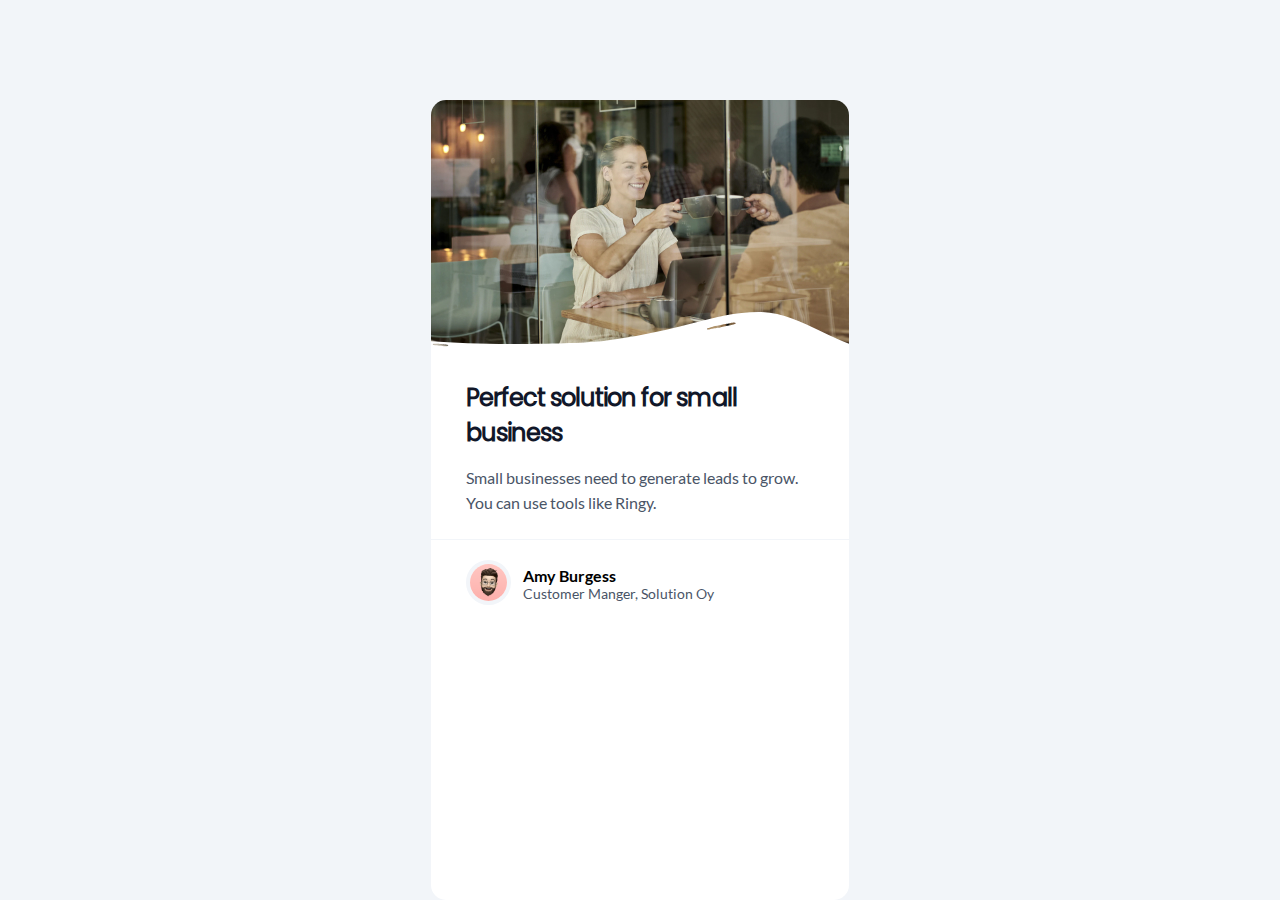
<file: Business-blog-card-starter-master/index.html>
<!DOCTYPE html>
<html lang="en">
  <head>
    <meta charset="UTF-8" />
    <meta name="viewport" content="width=device-width, initial-scale=1.0" />
    <link rel="icon" href="resources/favicon.ico" type="image/x-icon" sizes="96x96"/>
    <link rel="stylesheet" href="style.css">
    <title>Business Blog Card | devChallenges.io</title>
  </head>
  <body>
    <main>
      <article class="business-card">
        <header>
          <img src="./resources/white-overlay.svg"/>      
        </header>
        <section class="card-content">
          <h2>Perfect solution for small business</h2>
          <p>Small businesses need to generate leads to grow. You can use tools like Ringy.</p>
        </section>
        <section class="card-separator"></section>
        <footer>
          <div class="card-footer-logo">
            <img src="./resources/avatar-image-business-card-1.png" alt="">
          </div>
          <div class="card-footer-text">
            <h4>Amy Burgess</h4>
            <p>Customer Manger, Solution Oy</p>
          </div>
        </footer>
      </article>
    </main>
  </body>
</html>
</file>
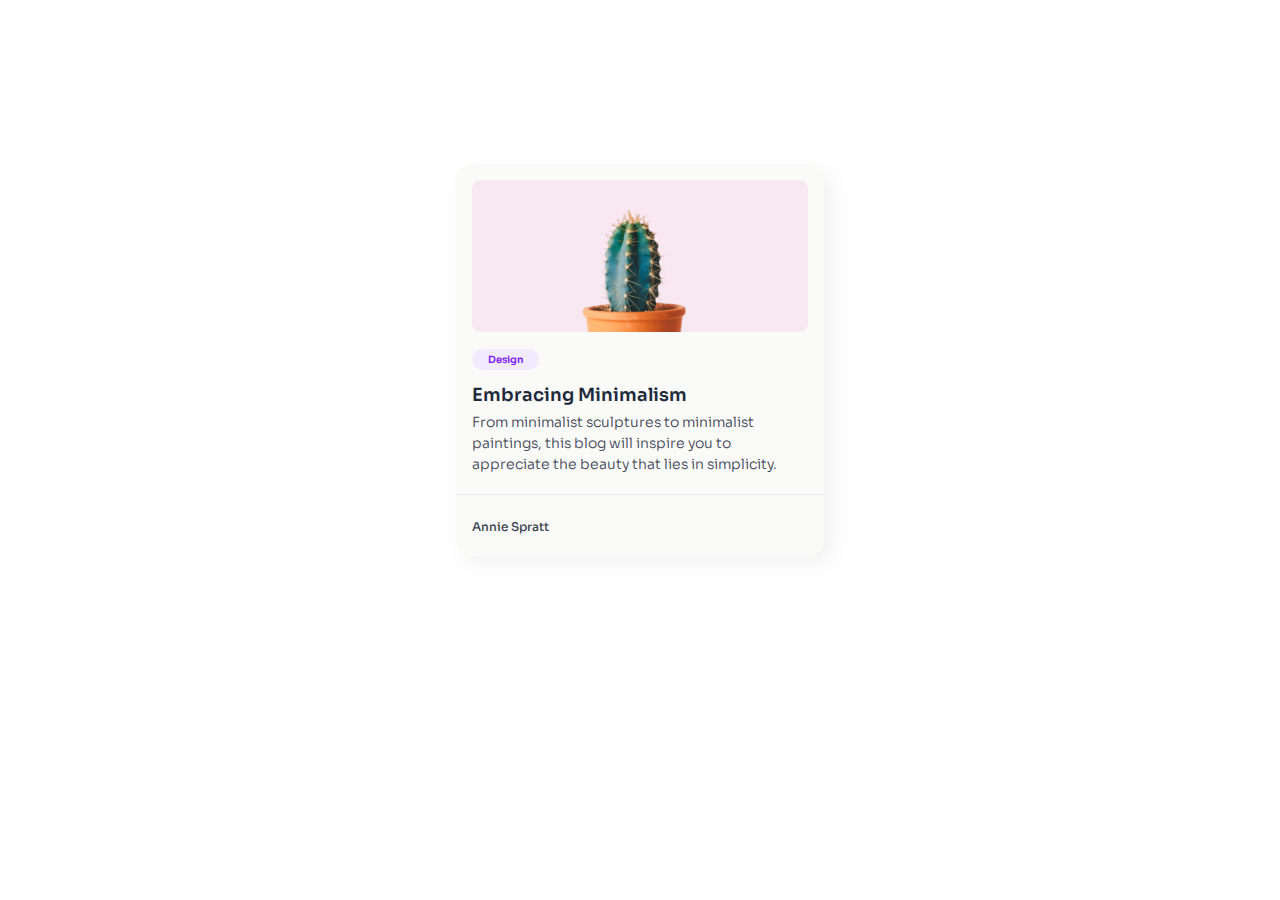
<file: Minimal-blog-card-starter-master/index.html>
<!DOCTYPE html>
<html lang="en">
  <head>
    <meta charset="UTF-8" />
    <meta name="viewport" content="width=device-width, initial-scale=1.0" />

    <link rel="icon" href="resources/favicon.ico"type="image/x-icon" sizes="96x96"/>
    <link rel="stylesheet" href="style.css">

    <title>devChallenges.io | Minimal Blog Card</title>   
  </head>
  <body>
    <main>
      <article class="blog-card">
        <header>
          <img src="./resources/Cactus.jpg" alt="Cactus" />
        </header>
        <section class="article-content">
          <span>Design</span>
          <h2>Embracing Minimalism</h2>
          <p>From minimalist sculptures to minimalist paintings, this blog will inspire you to appreciate the beauty that lies in simplicity.</p>
        </section>
        <section class="article-line"></section>
        <footer>
          <span>Annie Spratt</span>
        </footer>
      </article>
    </main>
  </body>
</html>
</file>
<file: Business-blog-card-starter-master/style.css>
@font-face {
    font-family: "Lato";
    src: url("./resources/Lato/Lato-Regular.ttf") format("truetype");
}

@font-face {
    font-family: "Lato";
    src: url("./resources/Lato/Lato-Bold.ttf") format("truetype");
    font-weight: bold;
}

@font-face {
    font-family: "Poppins";
    src: url("./resources/Poppins/Poppins-Regular.ttf") format("truetype");
}

* {
    margin: 0;
    padding: 0;
    box-sizing: border-box;
}

body {
    font-family: "Lato", sans-serif;
    background-color: #F2F5F9;
}

main {
    display: flex;
    justify-content: center;
    height: 100vh;
    padding-top: 100px;
}

article.business-card {
    background-color: #FFFFFF;
    width: 418px;
    border-radius: 15px;
}

article.business-card header {
    background-image: url(./resources/hero-image-1.jpg);
    height: 280px;
    width: 100;
    display: flex;
    align-items: flex-end;
    border-radius: 15px;
    background-position-y: -10px;
    background-repeat: no-repeat;
}

article.business-card header img {
    width: 100%;
}

.card-content {
    padding: 0 35px;
}

.card-content h2 {
    font-family: "Poppins", sans-serif;
    font-size: 24px;
    letter-spacing: -1px;
    color: #111729;
}

.card-content p {
    margin-top: 15px;
    color: #4A5567;
    line-height: 25px;
}

.card-separator {
    height: 25px;
    border-bottom: 1px solid #F2F5F9;
}

article.business-card footer {
    display: flex;
    flex-direction: row;
    align-items: center;
    padding: 20px 35px;
    gap: 12px;
}

.card-footer-logo img{
    width: 45px;
    height: 45px;
    border-radius: 50%;
    border-style: inset;
    border: 4px solid #F2F5F9;
}

footer h4 {
    font-size: 16px;
    font-weight: bold;
}

footer p {
    color: #4A5567;
    font-size: 14px;
}
</file>
<file: Minimal-blog-card-starter-master/style.css>
@font-face {
    font-family: "Sora";
    src: url("./resources/Sora/Sora-VariableFont_wght.ttf") format("truetype");
    font-weight: 100 1000;
}

* {
    margin: 0;
    padding: 0;
    box-sizing: border-box;
}

body {
    height: 100vh;
    min-width: 368px;
    font-family: "Sora", sans-serif;
    background-color: #FFFFFF;
    color: #394150;
}

main {
    display: flex;
    justify-content: center;
    padding-top: 164px;
}

article.blog-card {
    width: 368px;
    background-color: #FAFAF9;
    box-shadow: 8px 8px 20px 0px rgba(85, 85, 85, 0.08);
    border-radius: 16px;
}

article.blog-card header {
    padding: 16px 16px 10px 16px; 
}

article.blog-card img {
    border-radius: 8px;

}

.article-content {
    padding: 0 16px;
}

.article-content span {
    font-size: 10px;
    font-weight: 600;
    color: #7C19EE;
    background-color: #F2EAFD;
    padding: 4px 16px;
    border-radius: 16px;
}
    
.article-content h2 {
    font-size: 18px;
    font-weight: 600;
    color: #20293A;
    margin-top: 16px;
}

.article-content p {
    font-size: 14px;
    font-weight: 300;
    line-height: 1.5;
    color: #394150;
    margin-top: 6px;
    text-wrap: balance;
}

.article-line {
    width: 100%;
    height: 20px;
    border-bottom: #E5EAF0 1px solid;
}

article.blog-card footer {
    padding-inline: 16px;
    margin: 20px 0;
}

article.blog-card footer span{
    font-size: 12px;
    font-weight: 500;
    color: #394150;
}
</file>
